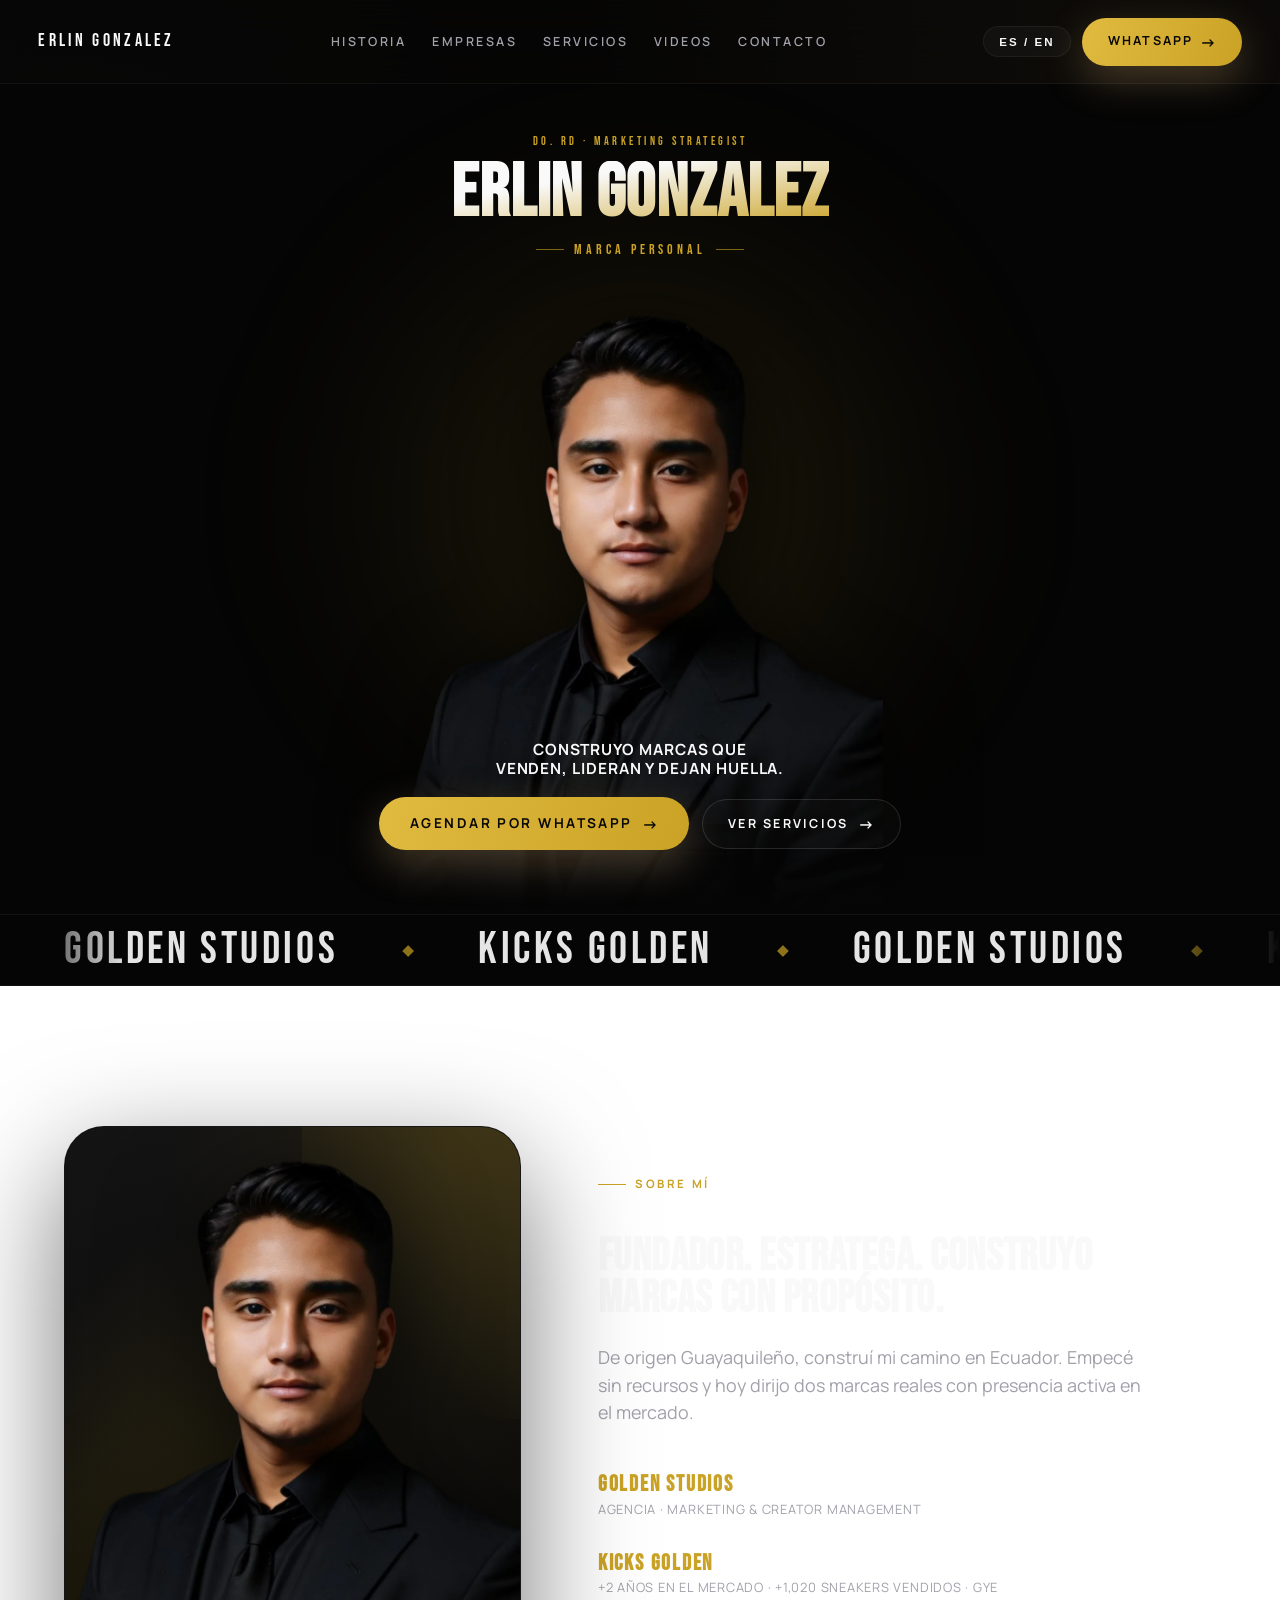
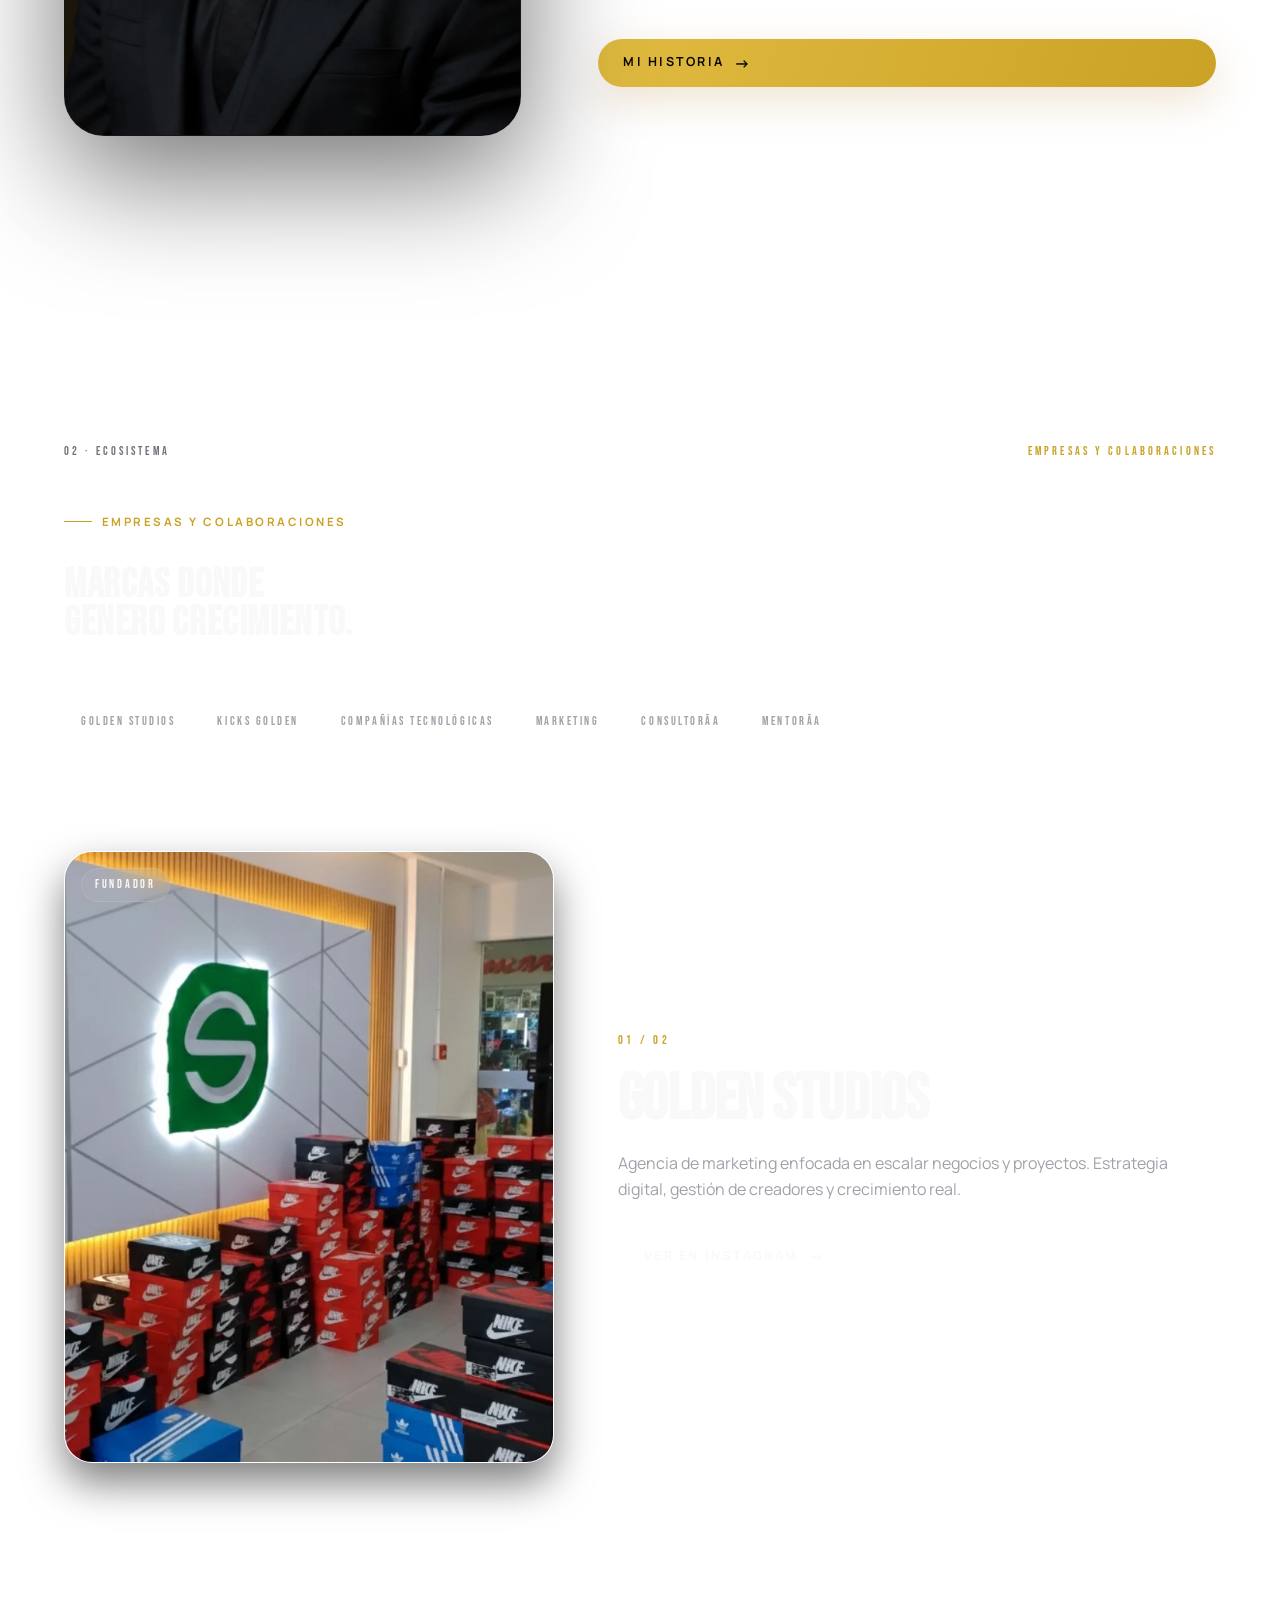
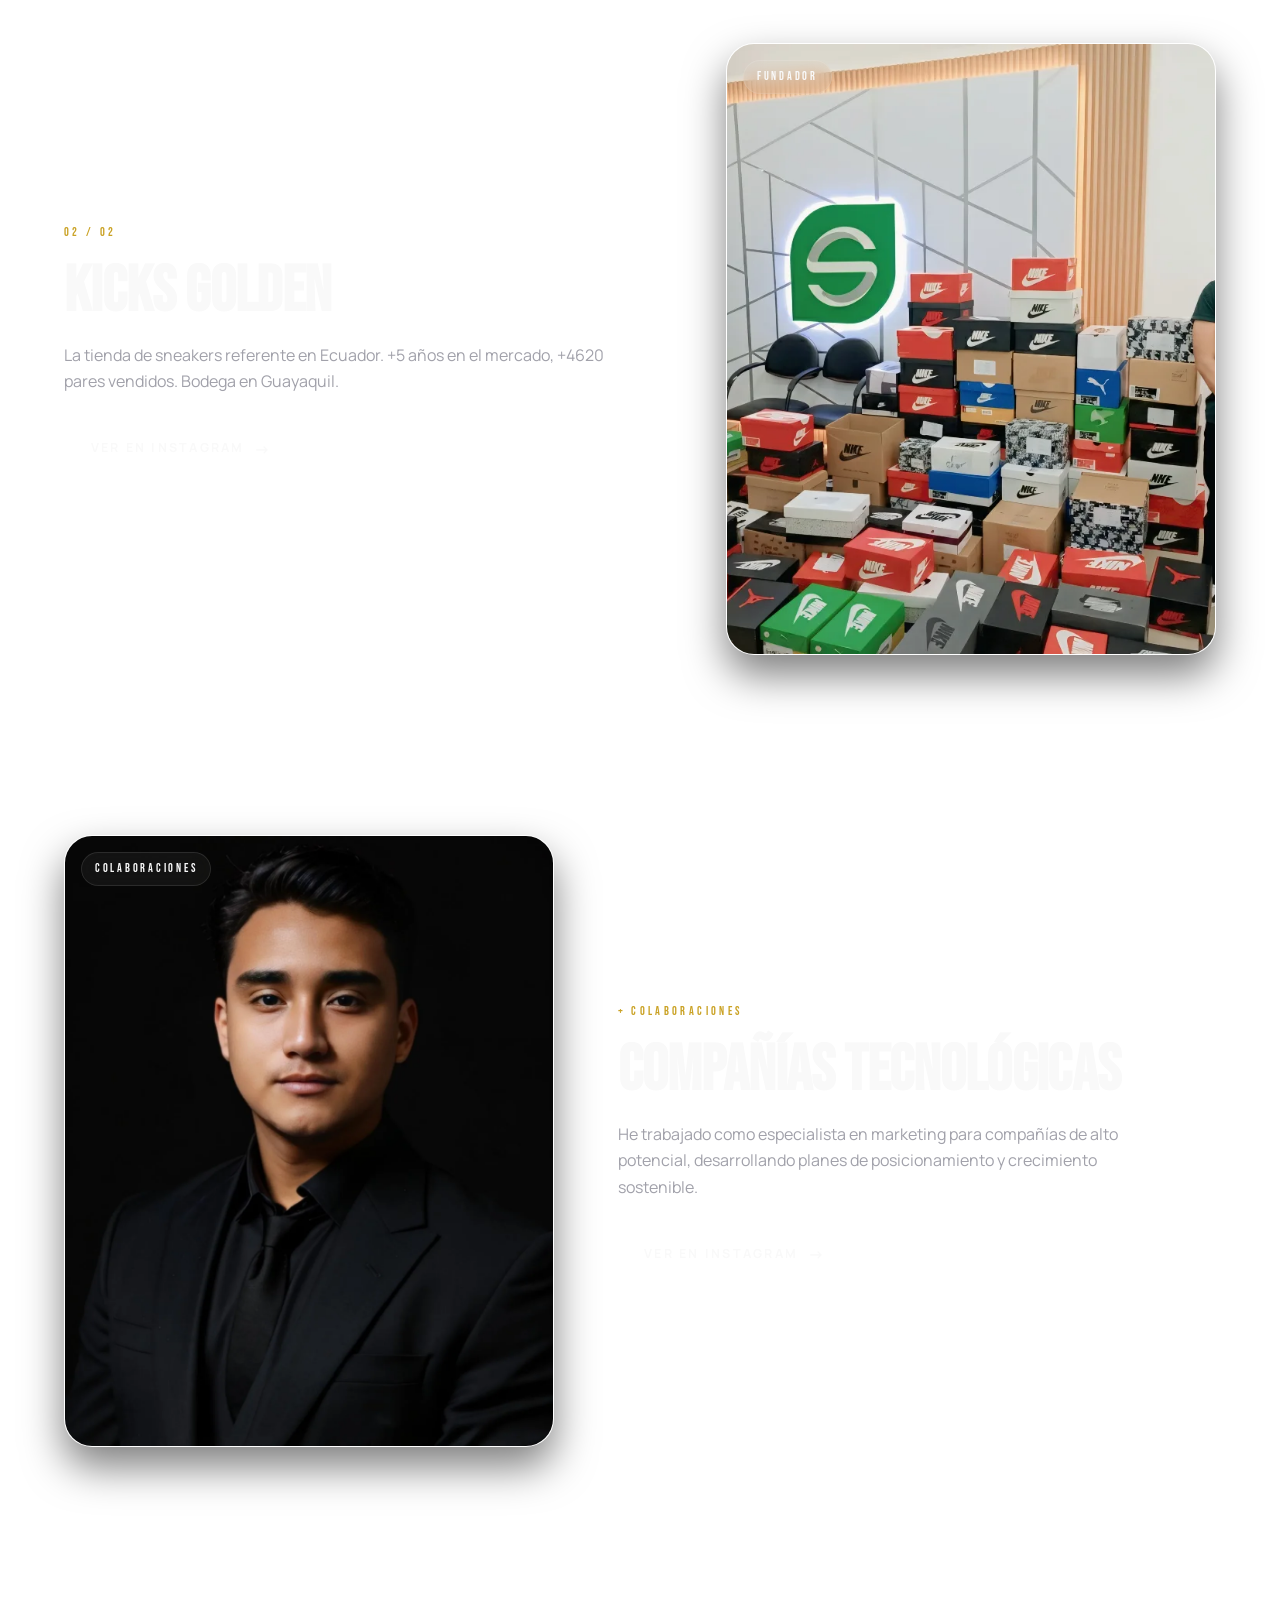
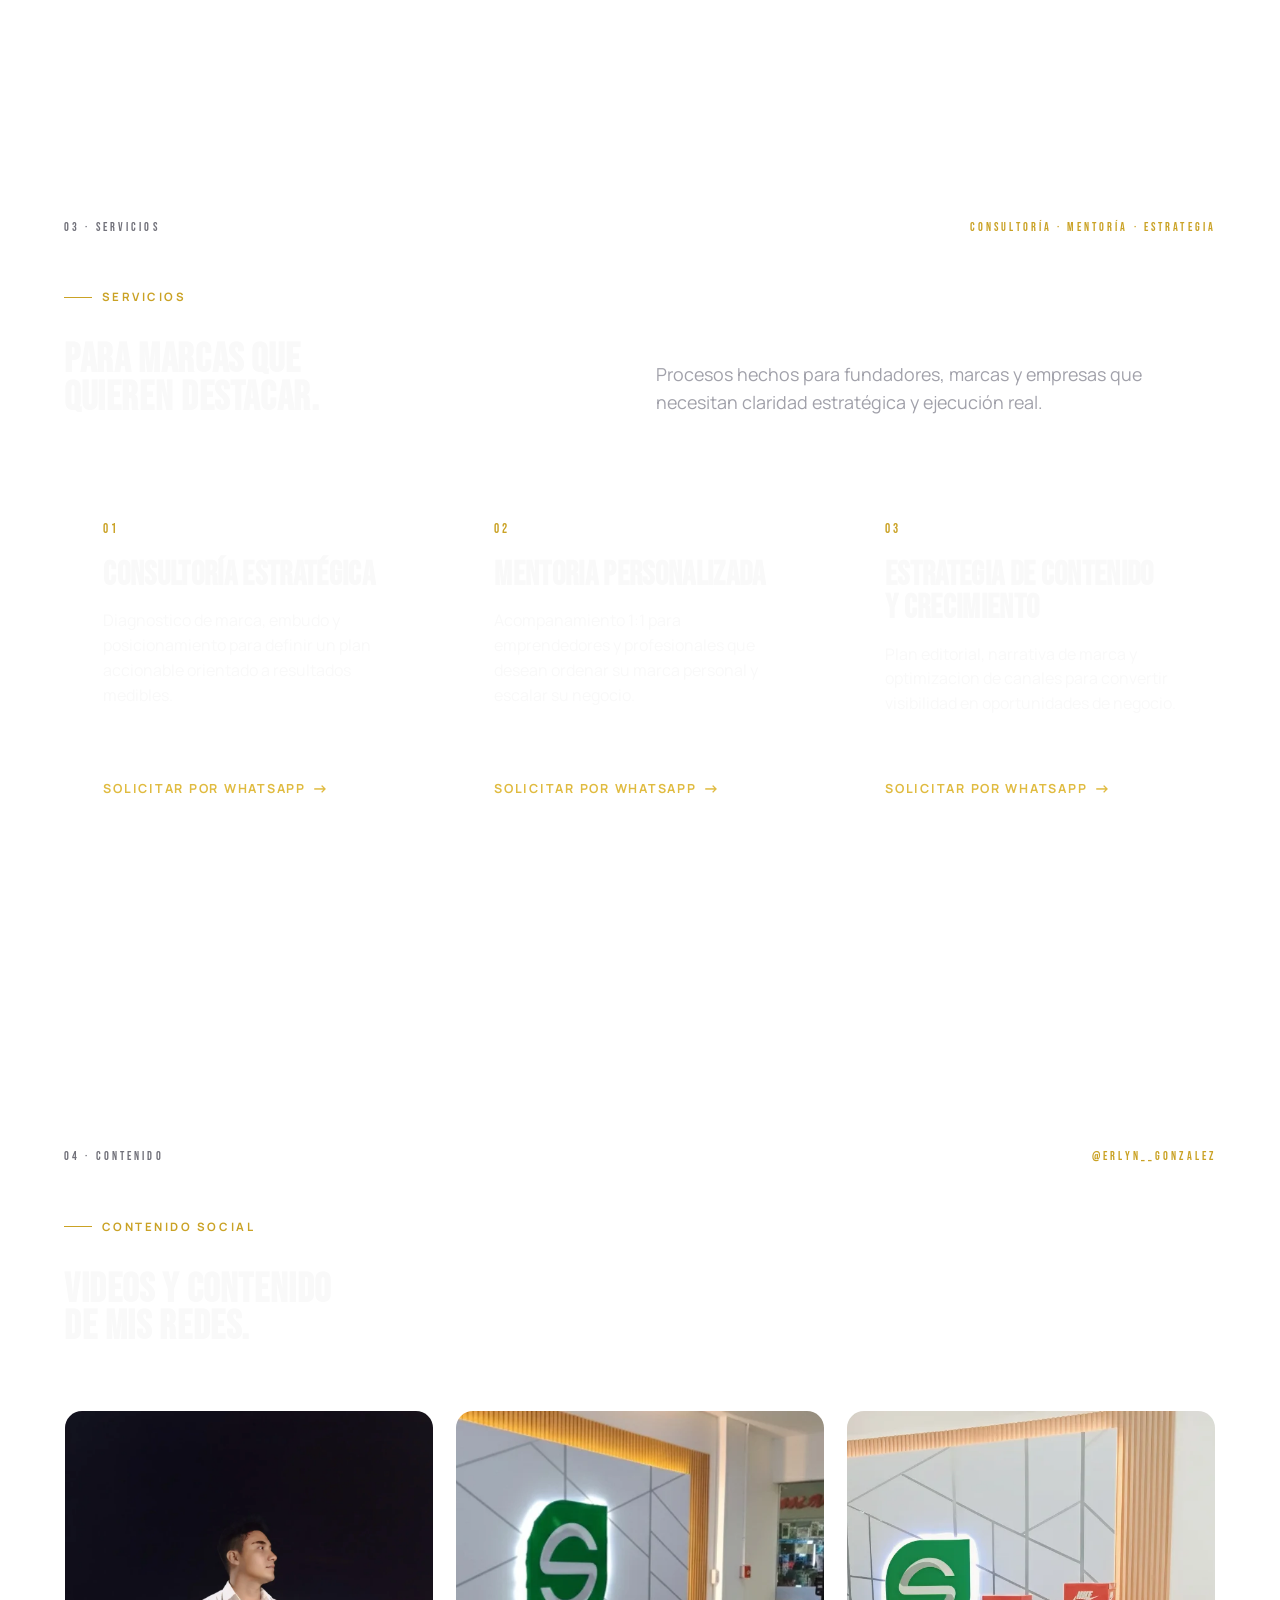
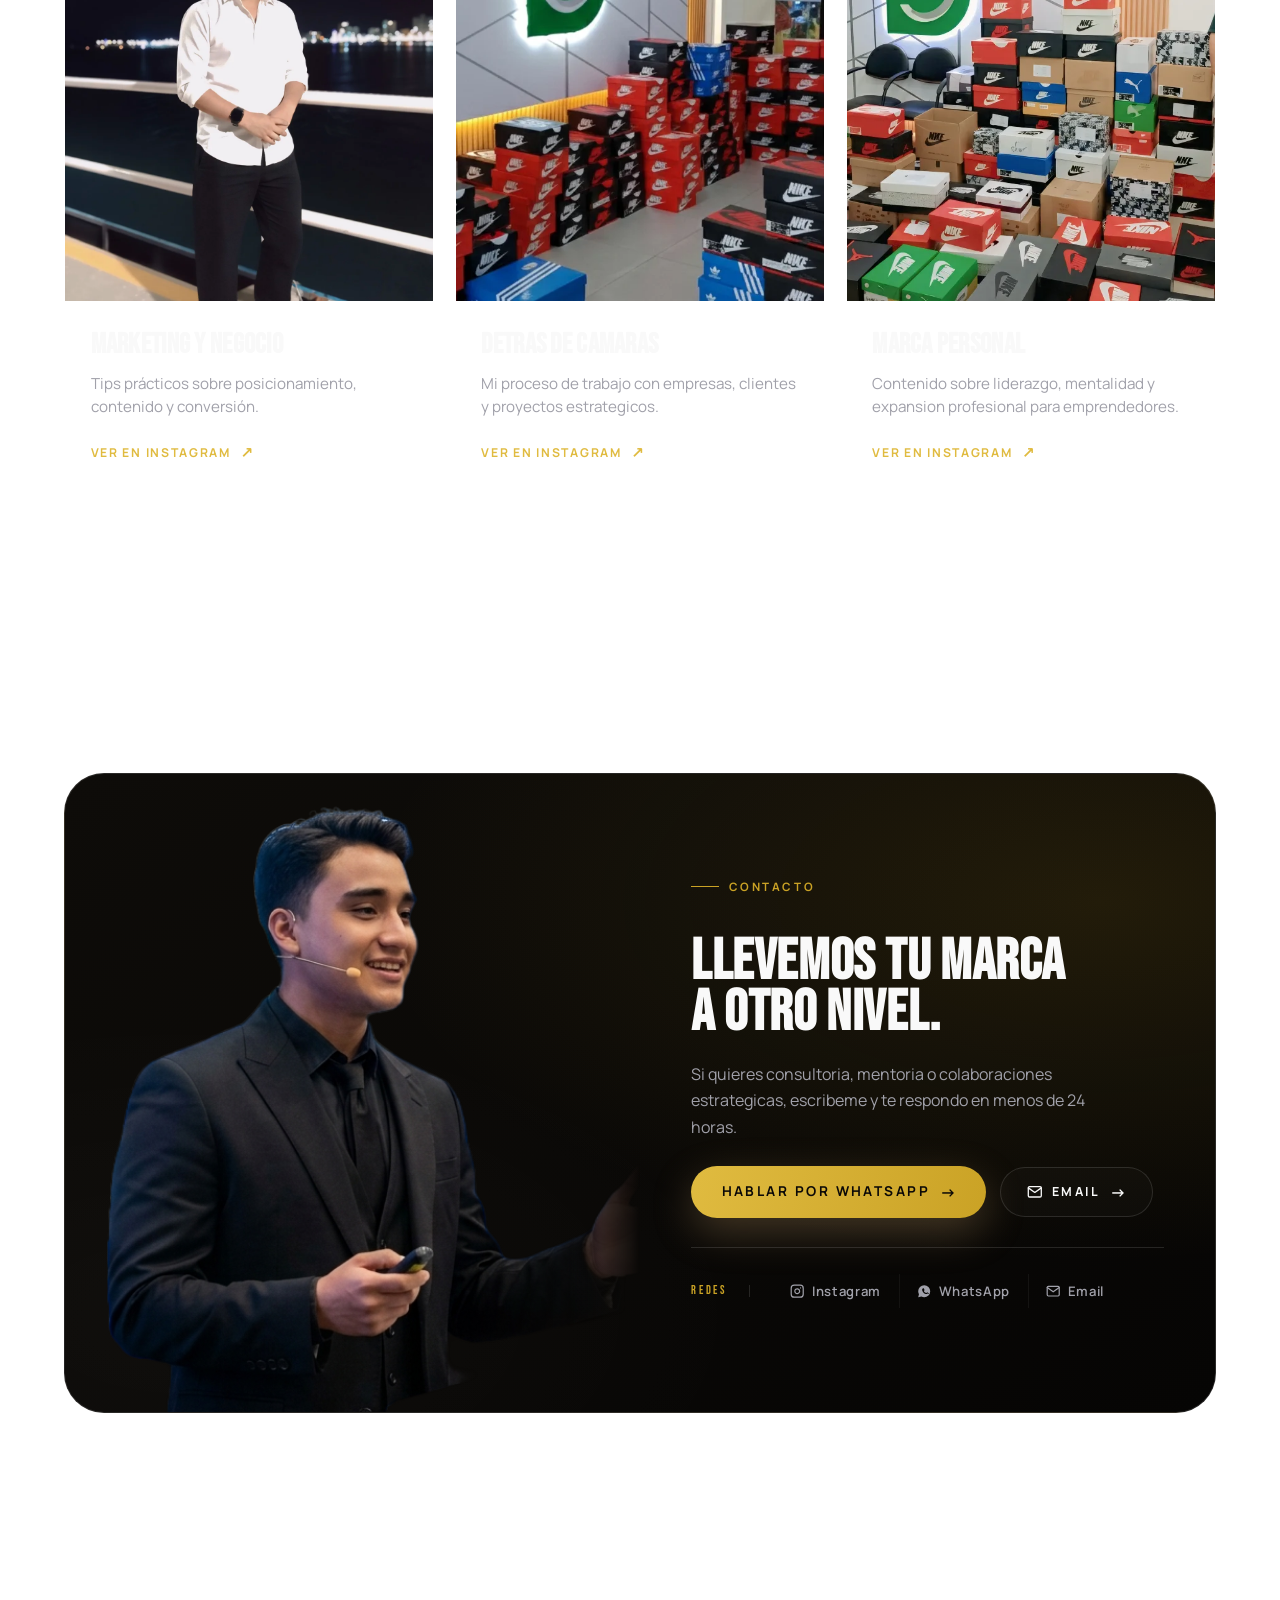
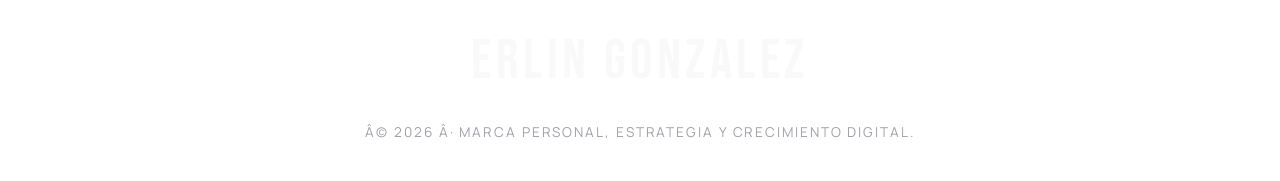
<file: index.html>
﻿<!doctype html>
<html lang="es">
<head>
  <meta charset="UTF-8" />
  <meta name="viewport" content="width=device-width, initial-scale=1.0" />
  <title>Erlin Gonzalez | Marketing Strategist & Business Owner</title>
  <meta name="description" content="Erlin Gonzalez: Estratega.de marketing, consultor y dueï¿½o de empresas. Descubre su historia, servicios y contenido para llevar tu marca al siguiente nivel." />
  <meta name="keywords" content="Erlin Gonzalez, consultoria de marketing, mentoria de negocios, marca personal, Estratega.digital" />
  <meta name="author" content="Erlin Gonzalez" />
  <meta name="robots" content="index, follow" />
  <meta property="og:type" content="website" />
  <meta property="og:title" content="Erlin Gonzalez | Marketing Strategist & Business Owner" />
  <meta property="og:description" content="De cero a construir dos empresas y liderar estrategias para companias tecnologicas. Conoce su historia y servicios." />
  <meta property="og:url" content="https://example.com" />
  <meta property="og:image" content="assets/imagenpersonalprincipal.webp" />
  <meta name="twitter:card" content="summary_large_image" />
  <meta name="twitter:title" content="Erlin Gonzalez | Marketing Strategist & Business Owner" />
  <meta name="twitter:description" content="Consultoria y mentoria de alto impacto para marcas y empresas." />
  <meta name="twitter:image" content="assets/imagenpersonalprincipal.webp" />
  <link rel="preconnect" href="https://fonts.googleapis.com" />
  <link rel="preconnect" href="https://fonts.gstatic.com" crossorigin />
  <link href="https://fonts.googleapis.com/css2?family=Bebas+Neue&family=Manrope:wght@400;500;600;700;800&display=swap" rel="stylesheet" />
  <link rel="stylesheet" href="css/main.css" />
  <script type="application/ld+json">
    {
      "@context": "https://schema.org",
      "@graph": [
        {
          "@type": "Person",
          "name": "Erlin Gonzalez",
          "jobTitle": "Marketing Strategist",
          "description": "Especialista en marketing y dueÃ±o de empresas enfocadas en crecimiento de marcas y resultados.",
          "url": "https://example.com",
          "sameAs": [
            "https://www.instagram.com/erlyn__gonzalez/"
          ]
        },
        {
          "@type": "ProfessionalService",
          "name": "Erlin Gonzalez Consulting",
          "serviceType": [
            "Consultoria de Marketing",
            "Mentoria de Negocios",
            "Estrategia de Marca"
          ],
          "provider": {
            "@type": "Person",
            "name": "Erlin Gonzalez"
          },
          "url": "https://example.com"
        }
      ]
    }
  </script>
</head>
<body>
  <div class="grain" aria-hidden="true"></div>
  <header class="site-header">
    <a href="#home" class="logo">Erlin Gonzalez</a>
    <nav class="main-nav" aria-label="Primary">
      <a href="#story" data-i18n="navStory">Historia</a>
      <a href="#companies" data-i18n="navCompanies">Empresas</a>
      <a href="#services" data-i18n="navServices">Servicios</a>
      <a href="#media" data-i18n="navMedia">Videos</a>
      <a href="#contact" data-i18n="navContact">Contacto</a>
    </nav>
    <div class="header-actions">
      <button id="langToggle" class="lang-toggle" type="button" aria-label="Cambiar idioma">ES / EN</button>
      <a class="btn btn-primary" href="https://wa.me/0000000000?text=Hola%20Erlin%2C%20quiero%20informacion%20sobre%20tus%20servicios" target="_blank" rel="noopener" data-i18n="ctaHeader"><svg class="brand-icon" xmlns="http://www.w3.org/2000/svg" width="1em" height="1em" viewBox="0 0 24 24" fill="currentColor"><path d="M11.97 2A10 10 0 0 0 2 12c0 1.77.46 3.44 1.27 4.88L2 22l5.24-1.2A9.95 9.95 0 0 0 11.97 22A10 10 0 0 0 22 12A10 10 0 0 0 11.97 2M17.3 15.65c-.2.52-1.07 1-1.52 1.05-.4.04-.84.14-2.58-.58-2.1-1.08-3.46-3.23-3.56-3.43-.1-.2-1.08-1.53-1.08-2.92 0-1.39.73-2.07.97-2.31.25-.25.56-.3.74-.3h.52c.2 0 .42-.1.65.34.25.59.84 2 .9 2.15.08.15.15.35.05.6-.1.25-.15.4-.3.6-.15.2-.3.35-.45.5-.15.15-.32.33-.15.65.17.3.7 1.18 1.45 1.84.95.84 1.8 1.12 2.1 1.25.3.15.45.1.65-.05.15-.2.65-.75.85-1 .15-.25.35-.2.65-.1.3.1 1.8.85 2.1 1 .3.15.45.2.55.3.1.1.1.55-.1 1.07Z"/></svg> WhatsApp</a>
    </div>
  </header>

  <main id="home">
    <!-- ============= HERO ============= -->
    <section class="hero reveal">
      <!-- Glow ambient estilo 2026 -->
      <div class="hero-glow" aria-hidden="true"></div>

      <!-- Retrato PNG sin fondo â€” protagonista central -->
      <div class="hero-portrait">
        <img src="assets/imagenpersonalprincipalcorregida.png"
             alt="Erlin Gonzalez â€” Marketing Strategist"
             fetchpriority="high" />
      </div>

      <!-- Nombre + rol rotatorio (parte superior) -->
      <div class="hero-top">
        <span class="hero-tag" data-i18n="heroTag">DO. RD &middot; Marketing Strategist</span>
        <h1 class="hero-display">Erlin Gonzalez</h1>
        <div class="hero-rotate-wrap" aria-label="Especialidades">
          <span class="hero-rotate" id="heroRotate">Marca personal</span>
        </div>
      </div>

      <!-- SubtÃ­tulo + CTAs (parte inferior) -->
      <div class="hero-bottom">
        <h2 data-i18n="heroTitle">Construyo marcas que venden, lideran y dejan huella.</h2>
        <div class="hero-ctas">
          <a class="btn btn-primary btn-large"
             href="https://wa.me/0000000000?text=Hola%20Erlin%2C%20quiero%20agendar%20una%20consultoria"
             target="_blank" rel="noopener"
             data-i18n="ctaPrimary">Agendar porWhatsApp</a>
          <a class="btn btn-ghost" href="#services" data-i18n="ctaSecondary">Ver servicios</a>
        </div>
      </div>
    </section>

    <!-- ============= BRANDS TICKER ============= -->
    <div class="brands-ticker" aria-label="Marcas de Erlin Gonzalez">
      <div class="brands-ticker-track">
        <!-- set original -->
        <div class="brands-ticker-item">
          <span class="brands-ticker-name">Golden Studios</span>
          <span class="brands-ticker-sep" aria-hidden="true">&#9670;</span>
        </div>
        <div class="brands-ticker-item">
          <span class="brands-ticker-name">Kicks Golden</span>
          <span class="brands-ticker-sep" aria-hidden="true">&#9670;</span>
        </div>
        <div class="brands-ticker-item">
          <span class="brands-ticker-name">Golden Studios</span>
          <span class="brands-ticker-sep" aria-hidden="true">&#9670;</span>
        </div>
        <div class="brands-ticker-item">
          <span class="brands-ticker-name">Kicks Golden</span>
          <span class="brands-ticker-sep" aria-hidden="true">&#9670;</span>
        </div>
        <div class="brands-ticker-item">
          <span class="brands-ticker-name">Golden Studios</span>
          <span class="brands-ticker-sep" aria-hidden="true">&#9670;</span>
        </div>
        <div class="brands-ticker-item">
          <span class="brands-ticker-name">Kicks Golden</span>
          <span class="brands-ticker-sep" aria-hidden="true">&#9670;</span>
        </div>
        <!-- duplicate for seamless loop -->
        <div class="brands-ticker-item" aria-hidden="true">
          <span class="brands-ticker-name">Golden Studios</span>
          <span class="brands-ticker-sep" aria-hidden="true">&#9670;</span>
        </div>
        <div class="brands-ticker-item" aria-hidden="true">
          <span class="brands-ticker-name">Kicks Golden</span>
          <span class="brands-ticker-sep" aria-hidden="true">&#9670;</span>
        </div>
        <div class="brands-ticker-item" aria-hidden="true">
          <span class="brands-ticker-name">Golden Studios</span>
          <span class="brands-ticker-sep" aria-hidden="true">&#9670;</span>
        </div>
        <div class="brands-ticker-item" aria-hidden="true">
          <span class="brands-ticker-name">Kicks Golden</span>
          <span class="brands-ticker-sep" aria-hidden="true">&#9670;</span>
        </div>
        <div class="brands-ticker-item" aria-hidden="true">
          <span class="brands-ticker-name">Golden Studios</span>
          <span class="brands-ticker-sep" aria-hidden="true">&#9670;</span>
        </div>
        <div class="brands-ticker-item" aria-hidden="true">
          <span class="brands-ticker-name">Kicks Golden</span>
          <span class="brands-ticker-sep" aria-hidden="true">&#9670;</span>
        </div>
      </div>
    </div>

    <!-- ============= ABOUT ============= -->
    <section class="about section reveal" id="about">
      <div class="about-portrait-wrap">
        <img src="assets/imagenpersonalprincipalcorregida.png"
             alt="Erlin Gonzalez â€” Marketing Strategist &amp; Fundador"
             class="portrait-cutout" />
      </div>
      <div class="about-content">
        <p class="kicker" data-i18n="aboutKicker">Sobre m&iacute;</p>
        <h2 data-i18n="aboutTitle">Fundador. Estratega. Construyo marcas con prop&oacute;sito.</h2>
        <p class="lede" data-i18n="aboutText">De origen Guayaquile&ntilde;o, constru&iacute; mi camino en Ecuador. Empec&eacute; sin recursos y hoy dirijo dos marcas reales con presencia activa en el mercado.</p>
        <div class="about-facts">
          <div class="about-fact">
            <strong>Golden Studios</strong>
            <span data-i18n="aboutFactOne">Agencia &middot; Marketing &amp; Creator Management</span>
          </div>
          <div class="about-fact">
            <strong>Kicks Golden</strong>
            <span data-i18n="aboutFactTwo">+2 a&ntilde;os en el mercado &middot; +1,020 sneakers vendidos &middot; GYE</span>
          </div>
        </div>
        <a class="btn btn-primary" href="historia.html" data-i18n="aboutCta">Mi historia</a>
      </div>
    </section>

    <!-- ============= COMPANIES ============= -->
    <section id="companies" class="companies section reveal">
      <div class="section-marker">
        <span data-i18n="companiesMarkerLeft">02 Â· Ecosistema</span>
        <span data-i18n="companiesMarkerRight">Empresas y colaboraciones</span>
      </div>
      <div class="section-head wide">
        <p class="kicker" data-i18n="companiesKicker">Empresas y colaboraciones</p>
        <h2 class="all-caps text-weight-semibold" data-i18n="companiesTitle">Marcas donde genero crecimiento.</h2>
      </div>

      <div class="pill-row spread" aria-label="Ecosistema de marcas">
        <span class="pill">Golden Studios</span>
        <span class="pill">Kicks Golden</span>
        <span class="pill" data-i18n="companyNameThree">CompaÃ±Ã­as tecnolÃ³gicas</span>
        <span class="pill">Marketing</span>
        <span class="pill">ConsultorÃ­a</span>
        <span class="pill">MentorÃ­a</span>
      </div>

      <div class="companies-stack">
        <article class="company-row reveal">
          <div class="company-visual-wrap">
            <img src="assets/imagennegocio1.webp" alt="Proyecto de negocio 1" loading="lazy" />
            <span class="company-tag" data-i18n="ownerBadge">Propietaria</span>
          </div>
          <div class="company-text">
            <span class="cta-meta">01 / 02</span>
            <h3>Golden Studios</h3>
            <p data-i18n="companyOne">Agencia de marketing enfocada en escalar negocios y proyectos. Estrategia digital, gestiÃ³n de creadores y crecimiento real.</p>
            <a class="btn btn-ghost" href="https://www.instagram.com/goldenstudios_agency/" target="_blank" rel="noopener" data-i18n="companyCardCta"><svg class="brand-icon" xmlns="http://www.w3.org/2000/svg" width="1em" height="1em" viewBox="0 0 24 24" fill="none" stroke="currentColor" stroke-width="2" stroke-linecap="round" stroke-linejoin="round"><rect x="2" y="2" width="20" height="20" rx="5" ry="5"></rect><path d="M16 11.37A4 4 0 1 1 12.63 8 4 4 0 0 1 16 11.37z"></path><line x1="17.5" y1="6.5" x2="17.51" y2="6.5"></line></svg> Ver en Instagram</a>
          </div>
        </article>

        <article class="company-row flip reveal">
          <div class="company-visual-wrap">
            <img src="assets/imagennegocio2.webp" alt="Proyecto de negocio 2" loading="lazy" />
            <span class="company-tag" data-i18n="ownerBadge">Propietaria</span>
          </div>
          <div class="company-text">
            <span class="cta-meta">02 / 02</span>
            <h3>Kicks Golden</h3>
            <p data-i18n="companyTwo">La tienda de sneakers referente en Ecuador. +5 aÃ±os en el mercado, +4620 pares vendidos. Bodega en Guayaquil.</p>
            <a class="btn btn-ghost" href="https://www.instagram.com/kicks_goldenec/" target="_blank" rel="noopener" data-i18n="companyCardCta"><svg class="brand-icon" xmlns="http://www.w3.org/2000/svg" width="1em" height="1em" viewBox="0 0 24 24" fill="none" stroke="currentColor" stroke-width="2" stroke-linecap="round" stroke-linejoin="round"><rect x="2" y="2" width="20" height="20" rx="5" ry="5"></rect><path d="M16 11.37A4 4 0 1 1 12.63 8 4 4 0 0 1 16 11.37z"></path><line x1="17.5" y1="6.5" x2="17.51" y2="6.5"></line></svg> Ver en Instagram</a>
          </div>
        </article>

        <article class="company-row reveal">
          <div class="company-visual-wrap">
            <img src="assets/imagenpersonalprincipal.webp" alt="Colaboraciones con compaÃ±Ã­as tecnolÃ³gicas" loading="lazy" />
            <span class="company-tag" data-i18n="partnerBadge">Colaboraciones</span>
          </div>
          <div class="company-text">
            <span class="cta-meta">+ Colaboraciones</span>
            <h3 data-i18n="companyNameThree">CompaÃ±Ã­as tecnolÃ³gicas</h3>
            <p data-i18n="companyThree">He trabajado como especialista en marketing para compaÃ±Ã­as de alto potencial, desarrollando planes de posicionamiento y crecimiento sostenible.</p>
            <a class="btn btn-ghost" href="https://wa.me/0000000000?text=Hola%20Erlin%2C%20quiero%20colaborar%20contigo" target="_blank" rel="noopener" data-i18n="companyCardCta">Colaborar</a>
          </div>
        </article>
      </div>
    </section>

    <!-- ============= SERVICES ============= -->
    <section id="services" class="services section reveal">
      <div class="section-marker">
        <span data-i18n="servicesMarkerLeft">03 Â· Servicios</span>
        <span data-i18n="servicesMarkerRight">ConsultorÃ­a Â· MentorÃ­a Â· Estrategia</span>
      </div>
      <div class="services-head">
        <div class="section-head wide" style="margin-bottom:0">
          <p class="kicker" data-i18n="servicesKicker">Servicios</p>
          <h2 class="all-caps text-weight-semibold" data-i18n="servicesTitle">Para marcas que quieren destacar.</h2>
        </div>
        <p class="lede" data-i18n="servicesLede">Procesos hechos para fundadores, marcas y empresas que necesitan claridad estratÃ©gica y ejecuciÃ³n real.</p>
      </div>
      <div class="service-grid">
        <article class="service-card">
          <span class="service-num">01</span>
          <h3 data-i18n="serviceOneTitle">Consultor&iacute;a estrat&eacute;gica</h3>
          <p data-i18n="serviceOneText">Diagn&oacute;stico de marca, embudo y posicionamiento para definir un plan accionable orientado a resultados medibles.</p>
          <a href="https://wa.me/0000000000?text=Hola%20Erlin%2C%20quiero%20consultoria%20estrategica" target="_blank" rel="noopener" data-i18n="serviceCta">Solicitar por WhatsApp</a>
        </article>
        <article class="service-card">
          <span class="service-num">02</span>
          <h3 data-i18n="serviceTwoTitle">Mentor&iacute;a personalizada</h3>
          <p data-i18n="serviceTwoText">Acompa&ntilde;amiento 1:1 para emprendedores y profesionales que desean ordenar su marca personal y escalar su negocio.</p>
          <a href="https://wa.me/0000000000?text=Hola%20Erlin%2C%20quiero%20mentoria%20personalizada" target="_blank" rel="noopener" data-i18n="serviceCta">Solicitar por WhatsApp</a>
        </article>
        <article class="service-card">
          <span class="service-num">03</span>
          <h3 data-i18n="serviceThreeTitle">Estrategia de contenido y crecimiento</h3>
          <p data-i18n="serviceThreeText">Plan editorial, narrativa de marca y optimizaci&oacute;n de canales para convertir visibilidad en oportunidades de negocio.</p>
          <a href="https://wa.me/0000000000?text=Hola%20Erlin%2C%20quiero%20estrategia%20de%20contenido" target="_blank" rel="noopener" data-i18n="serviceCta">Solicitar por WhatsApp</a>
        </article>
      </div>
    </section>

    <!-- ============= MEDIA ============= -->
    <section id="media" class="media section reveal">
      <div class="section-marker">
        <span data-i18n="mediaMarkerLeft">04 Â· Contenido</span>
        <span data-i18n="mediaMarkerRight">@erlyn__gonzalez</span>
      </div>
      <div class="section-head wide">
        <p class="kicker" data-i18n="mediaKicker">Contenido social</p>
        <h2 class="all-caps text-weight-semibold" data-i18n="mediaTitle">Videos y contenido de mis redes.</h2>
      </div>
      <div class="media-grid">
        <article class="media-card">
          <img class="media-thumb" src="assets/imagenpersonal1.webp" alt="Reels de marketing y negocio" loading="lazy" />
          <div class="media-card-body">
            <h3 data-i18n="mediaCardOneTitle">Marketing y negocio</h3>
            <p data-i18n="mediaCardOneText">Tips prÃ¡cticos sobre posicionamiento, contenido y conversiÃ³n.</p>
            <a href="https://www.instagram.com/erlyn__gonzalez/" target="_blank" rel="noopener" data-i18n="mediaCta"><svg class="brand-icon" xmlns="http://www.w3.org/2000/svg" width="1em" height="1em" viewBox="0 0 24 24" fill="none" stroke="currentColor" stroke-width="2" stroke-linecap="round" stroke-linejoin="round"><rect x="2" y="2" width="20" height="20" rx="5" ry="5"></rect><path d="M16 11.37A4 4 0 1 1 12.63 8 4 4 0 0 1 16 11.37z"></path><line x1="17.5" y1="6.5" x2="17.51" y2="6.5"></line></svg> Ver en Instagram</a>
          </div>
        </article>
        <article class="media-card">
          <img class="media-thumb" src="assets/imagennegocio1.webp" alt="DetrÃ¡s de cÃ¡maras" loading="lazy" />
          <div class="media-card-body">
            <h3 data-i18n="mediaCardTwoTitle">DetrÃ¡s de cÃ¡maras</h3>
            <p data-i18n="mediaCardTwoText">Mi proceso de trabajo con empresas, clientes y proyectos.</p>
            <a href="https://www.instagram.com/erlyn__gonzalez/" target="_blank" rel="noopener" data-i18n="mediaCta"><svg class="brand-icon" xmlns="http://www.w3.org/2000/svg" width="1em" height="1em" viewBox="0 0 24 24" fill="none" stroke="currentColor" stroke-width="2" stroke-linecap="round" stroke-linejoin="round"><rect x="2" y="2" width="20" height="20" rx="5" ry="5"></rect><path d="M16 11.37A4 4 0 1 1 12.63 8 4 4 0 0 1 16 11.37z"></path><line x1="17.5" y1="6.5" x2="17.51" y2="6.5"></line></svg> Ver en Instagram</a>
          </div>
        </article>
        <article class="media-card">
          <img class="media-thumb" src="assets/imagennegocio2.webp" alt="Marca personal" loading="lazy" />
          <div class="media-card-body">
            <h3 data-i18n="mediaCardThreeTitle">Marca personal</h3>
            <p data-i18n="mediaCardThreeText">Liderazgo, mentalidad y expansiÃ³n profesional para emprendedores.</p>
            <a href="https://www.instagram.com/erlyn__gonzalez/" target="_blank" rel="noopener" data-i18n="mediaCta"><svg class="brand-icon" xmlns="http://www.w3.org/2000/svg" width="1em" height="1em" viewBox="0 0 24 24" fill="none" stroke="currentColor" stroke-width="2" stroke-linecap="round" stroke-linejoin="round"><rect x="2" y="2" width="20" height="20" rx="5" ry="5"></rect><path d="M16 11.37A4 4 0 1 1 12.63 8 4 4 0 0 1 16 11.37z"></path><line x1="17.5" y1="6.5" x2="17.51" y2="6.5"></line></svg> Ver en Instagram</a>
          </div>
        </article>
      </div>
    </section>

    <!-- ============= CONTACT ============= -->
    <section id="contact" class="contact section reveal">
      <div class="contact-hero">

        <img class="contact-portrait" src="assets/charla.png" alt="" loading="lazy" aria-hidden="true" />

        <div class="contact-copy">
          <p class="kicker" data-i18n="contactKicker">Contacto</p>
          <h2 class="contact-headline" data-i18n="contactTitle">Llevemos tu marca<br>al siguiente nivel.</h2>
          <p class="contact-lede" data-i18n="contactText">Si quieres consultor&iacute;a, mentor&iacute;a o colaboraciones estrat&eacute;gicas, escr&iacute;beme y te respondo en menos de 24 horas.</p>
          <div class="contact-ctas">
            <a class="btn btn-primary btn-large" href="https://wa.me/0000000000?text=Hola%20Erlin%2C%20quiero%20trabajar%20contigo" target="_blank" rel="noopener" data-i18n="contactCta"><svg class="brand-icon" xmlns="http://www.w3.org/2000/svg" width="1em" height="1em" viewBox="0 0 24 24" fill="currentColor"><path d="M11.97 2A10 10 0 0 0 2 12c0 1.77.46 3.44 1.27 4.88L2 22l5.24-1.2A9.95 9.95 0 0 0 11.97 22A10 10 0 0 0 22 12A10 10 0 0 0 11.97 2M17.3 15.65c-.2.52-1.07 1-1.52 1.05-.4.04-.84.14-2.58-.58-2.1-1.08-3.46-3.23-3.56-3.43-.1-.2-1.08-1.53-1.08-2.92 0-1.39.73-2.07.97-2.31.25-.25.56-.3.74-.3h.52c.2 0 .42-.1.65.34.25.59.84 2 .9 2.15.08.15.15.35.05.6-.1.25-.15.4-.3.6-.15.2-.3.35-.45.5-.15.15-.32.33-.15.65.17.3.7 1.18 1.45 1.84.95.84 1.8 1.12 2.1 1.25.3.15.45.1.65-.05.15-.2.65-.75.85-1 .15-.25.35-.2.65-.1.3.1 1.8.85 2.1 1 .3.15.45.2.55.3.1.1.1.55-.1 1.07Z"/></svg> Hablar por WhatsApp</a>
            <a class="btn btn-ghost" href="mailto:tu-correo@ejemplo.com"><svg class="brand-icon" xmlns="http://www.w3.org/2000/svg" width="1em" height="1em" viewBox="0 0 24 24" fill="none" stroke="currentColor" stroke-width="2" stroke-linecap="round" stroke-linejoin="round"><path d="M4 4h16c1.1 0 2 .9 2 2v12c0 1.1-.9 2-2 2H4c-1.1 0-2-.9-2-2V6c0-1.1.9-2 2-2z"></path><polyline points="22,6 12,13 2,6"></polyline></svg> Email</a>
          </div>
          <div class="contact-socials">
            <span class="social-label" data-i18n="socialLabel">Redes</span>
            <a href="https://www.instagram.com/erlyn__gonzalez/" target="_blank" rel="noopener"><svg class="brand-icon" xmlns="http://www.w3.org/2000/svg" width="1em" height="1em" viewBox="0 0 24 24" fill="none" stroke="currentColor" stroke-width="2" stroke-linecap="round" stroke-linejoin="round"><rect x="2" y="2" width="20" height="20" rx="5" ry="5"></rect><path d="M16 11.37A4 4 0 1 1 12.63 8 4 4 0 0 1 16 11.37z"></path><line x1="17.5" y1="6.5" x2="17.51" y2="6.5"></line></svg> Instagram</a>
            <a href="https://wa.me/0000000000" target="_blank" rel="noopener"><svg class="brand-icon" xmlns="http://www.w3.org/2000/svg" width="1em" height="1em" viewBox="0 0 24 24" fill="currentColor"><path d="M11.97 2A10 10 0 0 0 2 12c0 1.77.46 3.44 1.27 4.88L2 22l5.24-1.2A9.95 9.95 0 0 0 11.97 22A10 10 0 0 0 22 12A10 10 0 0 0 11.97 2M17.3 15.65c-.2.52-1.07 1-1.52 1.05-.4.04-.84.14-2.58-.58-2.1-1.08-3.46-3.23-3.56-3.43-.1-.2-1.08-1.53-1.08-2.92 0-1.39.73-2.07.97-2.31.25-.25.56-.3.74-.3h.52c.2 0 .42-.1.65.34.25.59.84 2 .9 2.15.08.15.15.35.05.6-.1.25-.15.4-.3.6-.15.2-.3.35-.45.5-.15.15-.32.33-.15.65.17.3.7 1.18 1.45 1.84.95.84 1.8 1.12 2.1 1.25.3.15.45.1.65-.05.15-.2.65-.75.85-1 .15-.25.35-.2.65-.1.3.1 1.8.85 2.1 1 .3.15.45.2.55.3.1.1.1.55-.1 1.07Z"/></svg> WhatsApp</a>
            <a href="mailto:tu-correo@ejemplo.com"><svg class="brand-icon" xmlns="http://www.w3.org/2000/svg" width="1em" height="1em" viewBox="0 0 24 24" fill="none" stroke="currentColor" stroke-width="2" stroke-linecap="round" stroke-linejoin="round"><path d="M4 4h16c1.1 0 2 .9 2 2v12c0 1.1-.9 2-2 2H4c-1.1 0-2-.9-2-2V6c0-1.1.9-2 2-2z"></path><polyline points="22,6 12,13 2,6"></polyline></svg> Email</a>
          </div>
        </div>

      </div>
    </section>
  </main>

  <footer class="site-footer">
    <span class="footer-mark">Erlin Gonzalez</span>
    <p>Â© <span id="year"></span> Â· <span data-i18n="footerText">Marca personal, estrategia y crecimiento digital.</span></p>
  </footer>

  <script src="main.js"></script>
</body>
</html>
</file>
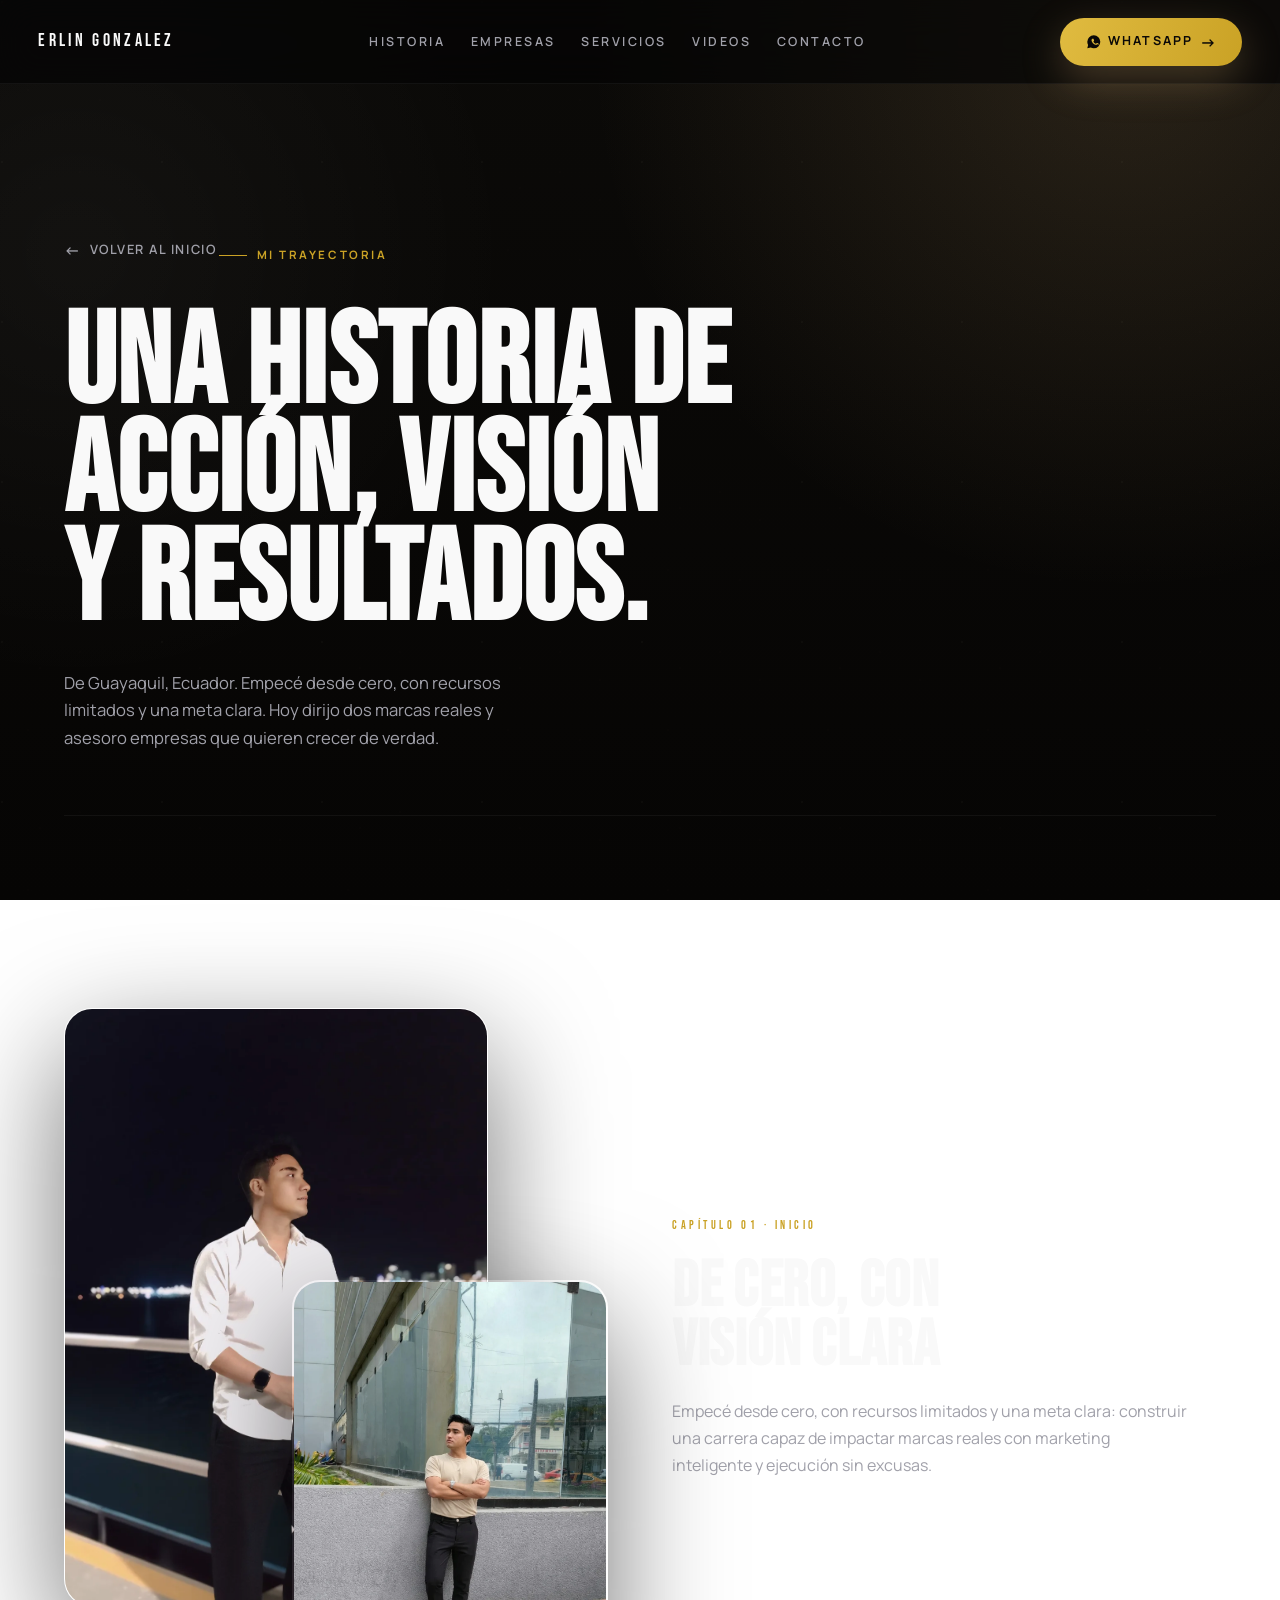
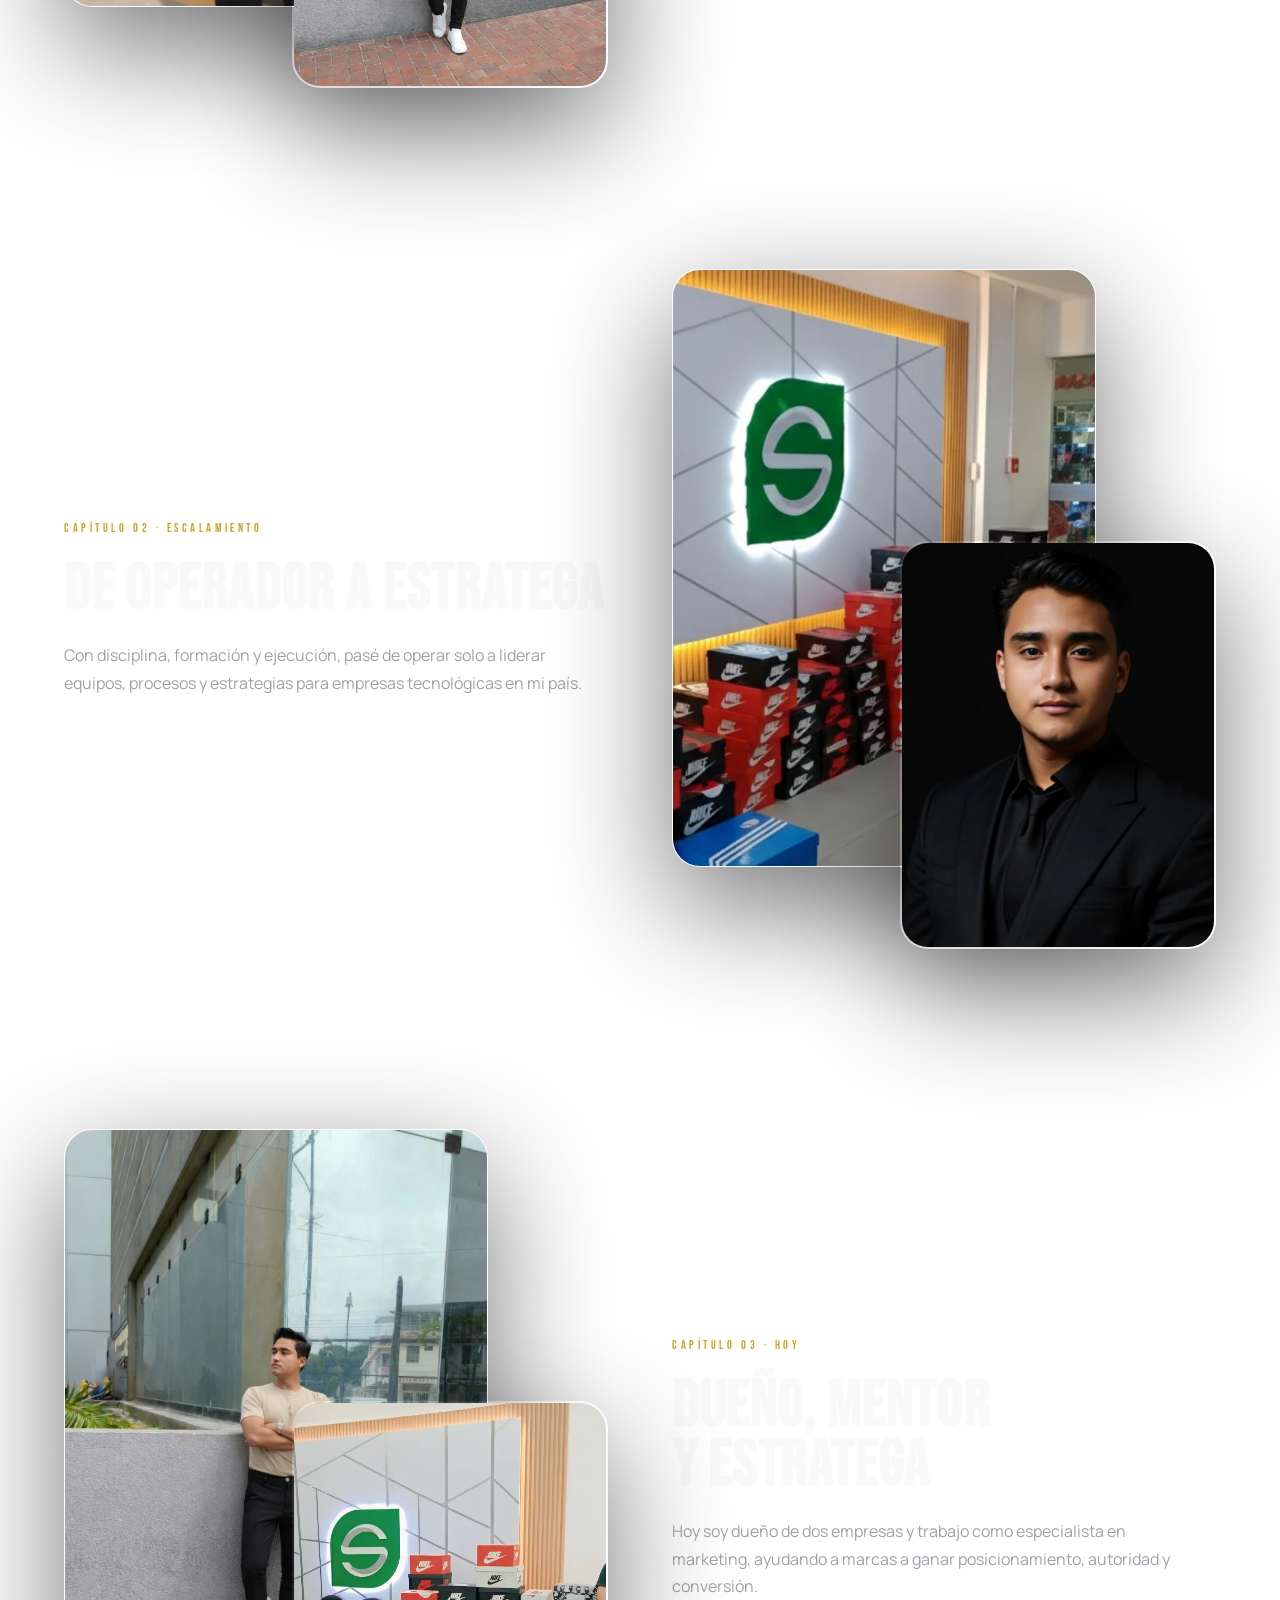
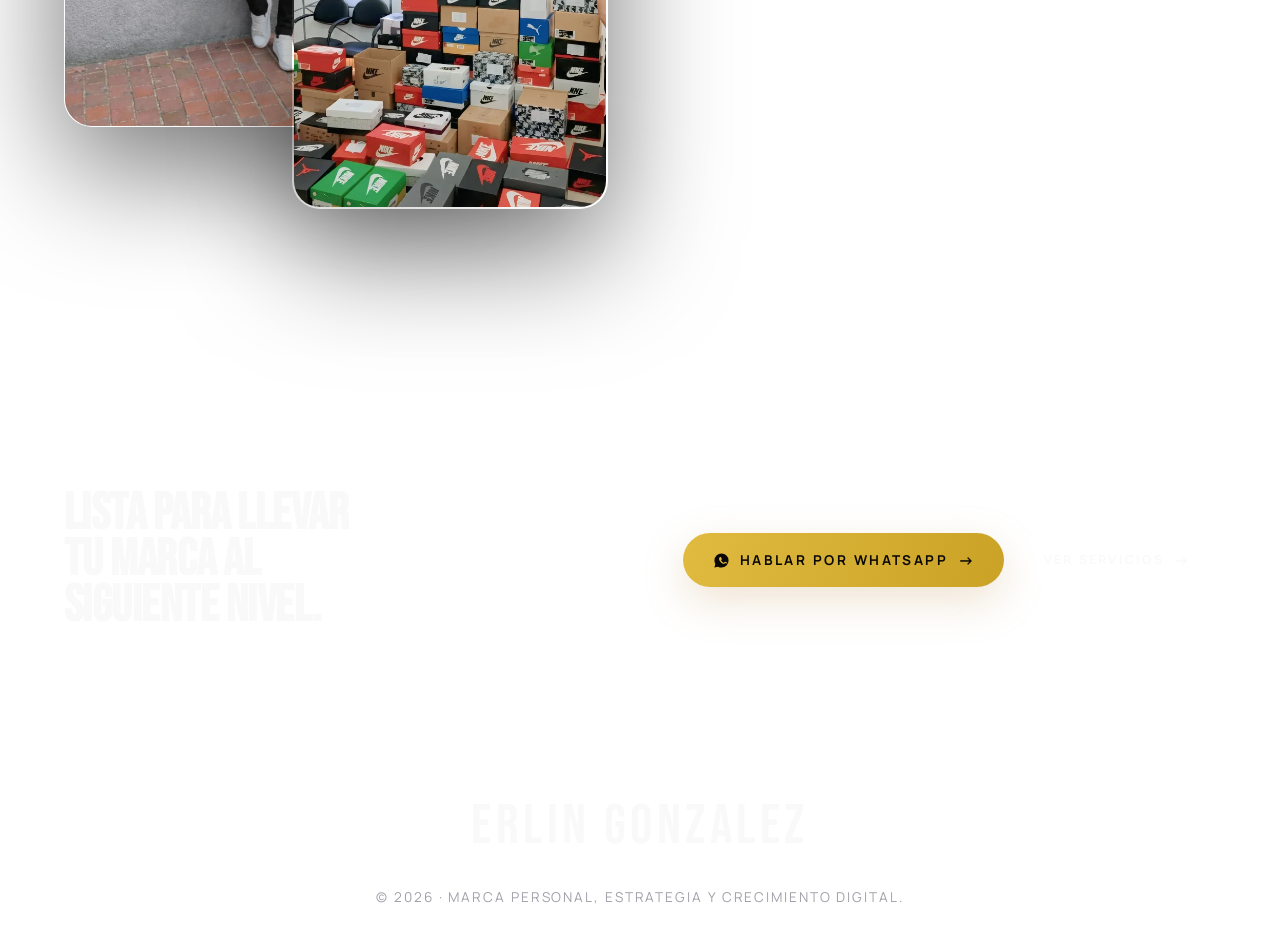
<file: historia.html>
<!doctype html>
<html lang="es">
<head>
  <meta charset="UTF-8" />
  <meta name="viewport" content="width=device-width, initial-scale=1.0" />
  <title>Mi Historia &mdash; Erlin Gonzalez</title>
  <meta name="description" content="La trayectoria de Erlin Gonzalez: de cero a construir dos empresas y liderar estrategias de marketing de alto impacto en Ecuador." />
  <meta name="author" content="Erlin Gonzalez" />
  <meta name="robots" content="index, follow" />
  <link rel="preconnect" href="https://fonts.googleapis.com" />
  <link rel="preconnect" href="https://fonts.gstatic.com" crossorigin />
  <link href="https://fonts.googleapis.com/css2?family=Bebas+Neue&family=Manrope:wght@400;500;600;700;800&display=swap" rel="stylesheet" />
  <link rel="stylesheet" href="css/main.css" />
  <style>
    /* ── Historia page extras ── */
    .historia-hero {
      padding-block: clamp(6rem, 12vw, 12rem) clamp(3rem, 5vw, 5rem);
      border-bottom: 1px solid var(--line);
    }

    .historia-hero .kicker { margin-bottom: 1.2rem; }

    .historia-hero-headline {
      font-family: "Bebas Neue", sans-serif;
      font-size: clamp(4.5rem, 10vw, 11rem);
      text-transform: uppercase;
      line-height: 0.85;
      letter-spacing: 0.01em;
      color: var(--text);
      max-width: 14ch;
    }

    .historia-hero-sub {
      color: var(--muted);
      font-size: clamp(1rem, 1.3vw, 1.15rem);
      line-height: 1.65;
      max-width: 48ch;
      margin-top: 2rem;
    }

    .historia-back {
      display: inline-flex;
      align-items: center;
      gap: 0.5rem;
      color: var(--muted);
      text-decoration: none;
      font-size: 0.8rem;
      letter-spacing: 0.12em;
      text-transform: uppercase;
      font-weight: 600;
      margin-bottom: 3rem;
      transition: color 0.25s ease;
    }

    .historia-back::before {
      content: "\2190";
      font-size: 1rem;
    }

    .historia-back:hover { color: var(--accent-2); }

    /* Timeline chapters */
    .historia-chapters {
      width: 90%;
      max-width: var(--max);
      margin: 0 auto;
      padding-block: clamp(4rem, 8vw, 8rem);
    }

    .historia-chapter {
      display: grid;
      grid-template-columns: 1fr 1fr;
      gap: clamp(2.5rem, 5vw, 6rem);
      align-items: center;
      padding-block: clamp(4rem, 7vw, 7rem);
      border-top: 1px solid var(--line);
    }

    .historia-chapter:first-child { border-top: none; }
    .historia-chapter.flip { direction: rtl; }
    .historia-chapter.flip > * { direction: ltr; }

    /* Two-image stack (same as cta-card) */
    .historia-imgs {
      position: relative;
      aspect-ratio: 4 / 5;
    }

    .historia-img {
      position: absolute;
      overflow: hidden;
      border-radius: var(--radius-lg);
      border: 1px solid rgba(255,255,255,0.04);
      box-shadow: var(--shadow-card);
    }

    .historia-img img {
      width: 100%;
      height: 100%;
      object-fit: cover;
      display: block;
      transition: transform 1.2s ease;
    }

    .historia-img:hover img { transform: scale(1.04); }

    .historia-img._01 {
      top: 0; left: 0;
      width: 78%; height: 88%;
      z-index: 1;
    }

    .historia-img._02 {
      bottom: 0; right: 0;
      width: 58%; height: 60%;
      z-index: 2;
      border: 2px solid rgba(255,255,255,0.06);
    }

    /* Text block */
    .historia-text {
      display: flex;
      flex-direction: column;
      gap: 1.4rem;
    }

    .historia-num {
      font-family: "Bebas Neue", sans-serif;
      font-size: 0.74rem;
      letter-spacing: 0.3em;
      text-transform: uppercase;
      color: var(--accent);
    }

    .historia-text h2 {
      font-family: "Bebas Neue", sans-serif;
      font-size: clamp(2.8rem, 5vw, 5.2rem);
      text-transform: uppercase;
      font-weight: 600;
      line-height: 0.92;
      letter-spacing: 0.01em;
    }

    .historia-text p {
      color: var(--muted);
      font-size: clamp(1rem, 1.2vw, 1.1rem);
      line-height: 1.7;
      max-width: 52ch;
    }

    /* CTA strip */
    .historia-cta-strip {
      width: 90%;
      max-width: var(--max);
      margin: 0 auto;
      padding-block: clamp(4rem, 7vw, 7rem);
      border-top: 1px solid var(--line);
      display: flex;
      flex-wrap: wrap;
      align-items: center;
      justify-content: space-between;
      gap: 2rem;
    }

    .historia-cta-strip h3 {
      font-family: "Bebas Neue", sans-serif;
      font-size: clamp(2rem, 4vw, 4rem);
      text-transform: uppercase;
      line-height: 0.9;
      max-width: 20ch;
    }

    /* Responsive */
    @media (max-width: 900px) {
      .historia-chapter {
        grid-template-columns: 1fr;
        gap: 2.4rem;
      }

      .historia-chapter.flip { direction: ltr; }

      .historia-imgs { max-width: 400px; margin: 0 auto; }

      .historia-hero-headline { font-size: clamp(3.5rem, 14vw, 6rem); }
    }
  </style>
</head>
<body>
  <div class="grain" aria-hidden="true"></div>

  <header class="site-header">
    <a href="index.html" class="logo">Erlin Gonzalez</a>
    <nav class="main-nav" aria-label="Primary">
      <a href="index.html#story">Historia</a>
      <a href="index.html#companies">Empresas</a>
      <a href="index.html#services">Servicios</a>
      <a href="index.html#media">Videos</a>
      <a href="index.html#contact">Contacto</a>
    </nav>
    <div class="header-actions">
      <a class="btn btn-primary" href="https://wa.me/0000000000?text=Hola%20Erlin%2C%20quiero%20informacion%20sobre%20tus%20servicios" target="_blank" rel="noopener"><svg class="brand-icon" xmlns="http://www.w3.org/2000/svg" width="1em" height="1em" viewBox="0 0 24 24" fill="currentColor"><path d="M11.97 2A10 10 0 0 0 2 12c0 1.77.46 3.44 1.27 4.88L2 22l5.24-1.2A9.95 9.95 0 0 0 11.97 22A10 10 0 0 0 22 12A10 10 0 0 0 11.97 2M17.3 15.65c-.2.52-1.07 1-1.52 1.05-.4.04-.84.14-2.58-.58-2.1-1.08-3.46-3.23-3.56-3.43-.1-.2-1.08-1.53-1.08-2.92 0-1.39.73-2.07.97-2.31.25-.25.56-.3.74-.3h.52c.2 0 .42-.1.65.34.25.59.84 2 .9 2.15.08.15.15.35.05.6-.1.25-.15.4-.3.6-.15.2-.3.35-.45.5-.15.15-.32.33-.15.65.17.3.7 1.18 1.45 1.84.95.84 1.8 1.12 2.1 1.25.3.15.45.1.65-.05.15-.2.65-.75.85-1 .15-.25.35-.2.65-.1.3.1 1.8.85 2.1 1 .3.15.45.2.55.3.1.1.1.55-.1 1.07Z"/></svg> WhatsApp</a>
    </div>
  </header>

  <main>

    <!-- ── HERO ── -->
    <div class="historia-hero section">
      <a href="index.html" class="historia-back">Volver al inicio</a>
      <p class="kicker">Mi trayectoria</p>
      <h1 class="historia-hero-headline">Una historia de acci&oacute;n, visi&oacute;n y resultados.</h1>
      <p class="historia-hero-sub">De Guayaquil, Ecuador. Empec&eacute; desde cero, con recursos limitados y una meta clara. Hoy dirijo dos marcas reales y asesoro empresas que quieren crecer de verdad.</p>
    </div>

    <!-- ── CHAPTERS ── -->
    <div class="historia-chapters">

      <!-- Cap&iacute;tulo 01 -->
      <div class="historia-chapter reveal">
        <div class="historia-imgs">
          <div class="historia-img _01"><img src="assets/imagenpersonal1.webp" alt="Inicio profesional de Erlin Gonzalez" loading="lazy" /></div>
          <div class="historia-img _02"><img src="assets/imagenpersonal2.webp" alt="Construcci&oacute;n de marca personal" loading="lazy" /></div>
        </div>
        <div class="historia-text">
          <span class="historia-num">Cap&iacute;tulo 01 &middot; Inicio</span>
          <h2>De cero, con visi&oacute;n clara</h2>
          <p>Empec&eacute; desde cero, con recursos limitados y una meta clara: construir una carrera capaz de impactar marcas reales con marketing inteligente y ejecuci&oacute;n sin excusas.</p>
        </div>
      </div>

      <!-- Cap&iacute;tulo 02 -->
      <div class="historia-chapter flip reveal">
        <div class="historia-imgs">
          <div class="historia-img _01"><img src="assets/imagennegocio1.webp" alt="Escalamiento empresarial" loading="lazy" /></div>
          <div class="historia-img _02"><img src="assets/imagenpersonalprincipal.webp" alt="Liderazgo profesional" loading="lazy" /></div>
        </div>
        <div class="historia-text">
          <span class="historia-num">Cap&iacute;tulo 02 &middot; Escalamiento</span>
          <h2>De operador a Estratega</h2>
          <p>Con disciplina, formaci&oacute;n y ejecuci&oacute;n, pas&eacute; de operar solo a liderar equipos, procesos y estrategias para empresas tecnol&oacute;gicas en mi pa&iacute;s.</p>
        </div>
      </div>

      <!-- Cap&iacute;tulo 03 -->
      <div class="historia-chapter reveal">
        <div class="historia-imgs">
          <div class="historia-img _01"><img src="assets/imagenpersonal2.webp" alt="Etapa actual de Erlin" loading="lazy" /></div>
          <div class="historia-img _02"><img src="assets/imagennegocio2.webp" alt="Empresa propia" loading="lazy" /></div>
        </div>
        <div class="historia-text">
          <span class="historia-num">Cap&iacute;tulo 03 &middot; Hoy</span>
          <h2>Due&ntilde;o, mentor y Estratega</h2>
          <p>Hoy soy due&ntilde;o de dos empresas y trabajo como especialista en marketing, ayudando a marcas a ganar posicionamiento, autoridad y conversi&oacute;n.</p>
        </div>
      </div>

    </div>

    <!-- ── CTA STRIP ── -->
    <div class="historia-cta-strip reveal">
      <h3>Lista para llevar tu marca al siguiente nivel.</h3>
      <div class="hero-ctas">
        <a class="btn btn-primary btn-large" href="https://wa.me/0000000000?text=Hola%20Erlin%2C%20quiero%20trabajar%20contigo" target="_blank" rel="noopener"><svg class="brand-icon" xmlns="http://www.w3.org/2000/svg" width="1em" height="1em" viewBox="0 0 24 24" fill="currentColor"><path d="M11.97 2A10 10 0 0 0 2 12c0 1.77.46 3.44 1.27 4.88L2 22l5.24-1.2A9.95 9.95 0 0 0 11.97 22A10 10 0 0 0 22 12A10 10 0 0 0 11.97 2M17.3 15.65c-.2.52-1.07 1-1.52 1.05-.4.04-.84.14-2.58-.58-2.1-1.08-3.46-3.23-3.56-3.43-.1-.2-1.08-1.53-1.08-2.92 0-1.39.73-2.07.97-2.31.25-.25.56-.3.74-.3h.52c.2 0 .42-.1.65.34.25.59.84 2 .9 2.15.08.15.15.35.05.6-.1.25-.15.4-.3.6-.15.2-.3.35-.45.5-.15.15-.32.33-.15.65.17.3.7 1.18 1.45 1.84.95.84 1.8 1.12 2.1 1.25.3.15.45.1.65-.05.15-.2.65-.75.85-1 .15-.25.35-.2.65-.1.3.1 1.8.85 2.1 1 .3.15.45.2.55.3.1.1.1.55-.1 1.07Z"/></svg> Hablar por WhatsApp</a>
        <a class="btn btn-ghost" href="index.html#services">Ver servicios</a>
      </div>
    </div>

  </main>

  <footer class="site-footer">
    <span class="footer-mark">Erlin Gonzalez</span>
    <p>&copy; <span id="year"></span> &middot; Marca personal, estrategia y crecimiento digital.</p>
  </footer>

  <script src="main.js"></script>
</body>
</html>
</file>
<file: css/main.css>
@import "./base/variables.css";
@import "./base/reset.css";
@import "./base/typography.css";
@import "./base/layout.css";
@import "./base/animations.css";

@import "./components/header.css";
@import "./components/buttons.css";
@import "./components/cards.css";
@import "./components/section-head.css";
@import "./components/brands-ticker.css";

@import "./sections/hero.css";
@import "./sections/about.css";
@import "./sections/story.css";
@import "./sections/companies.css";
@import "./sections/marquee.css";
@import "./sections/services.css";
@import "./sections/impact.css";
@import "./sections/media.css";
@import "./sections/contact.css";
@import "./sections/footer.css";
@import "./sections/responsive.css";
</file>
